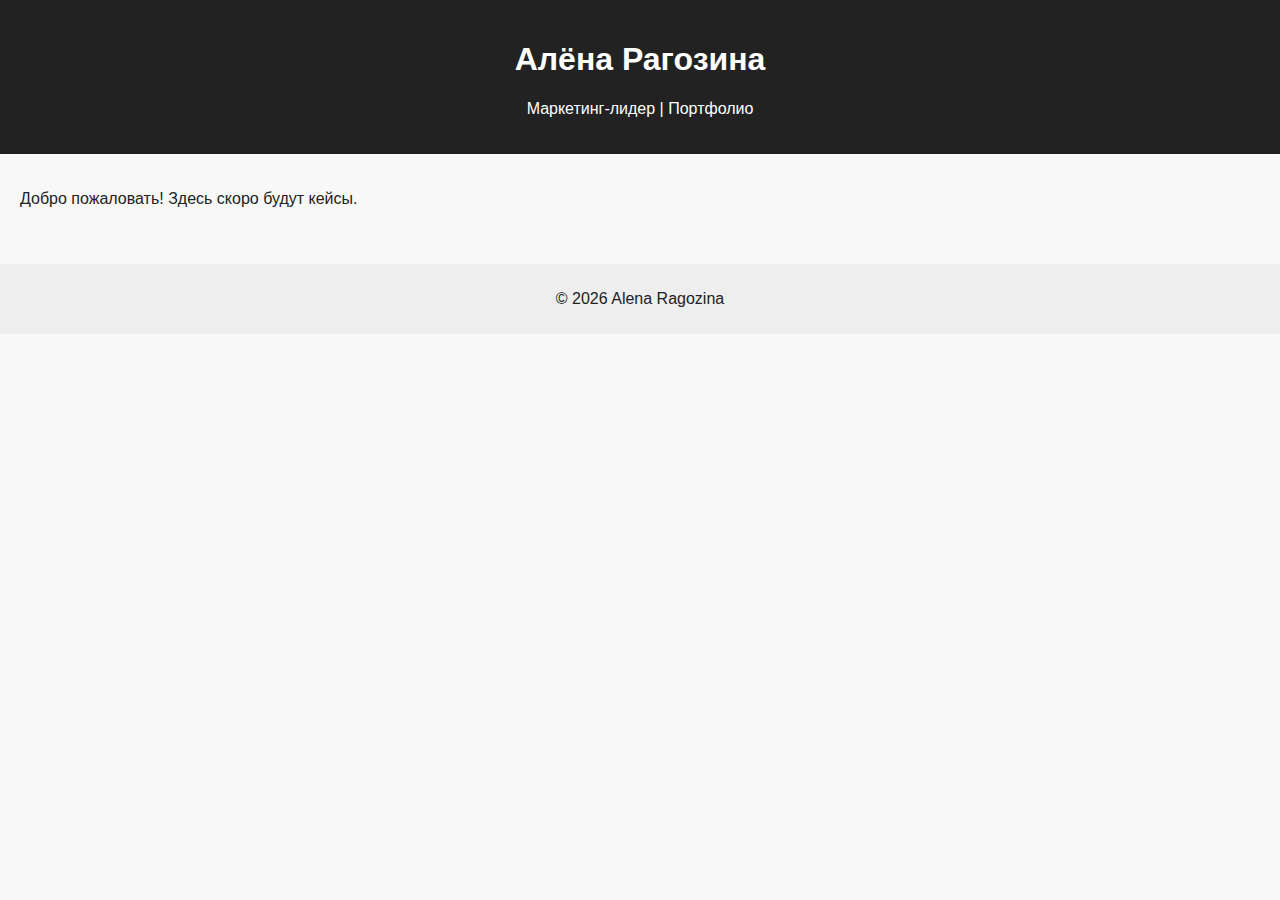
<file: assets/index.html>
<!doctype html>
<html lang="ru">
<head>
  <meta charset="utf-8" />
  <meta name="viewport" content="width=device-width,initial-scale=1" />
  <title>Alena Ragozina — Portfolio</title>
  <link rel="stylesheet" href="styles.css" />
</head>
<body>
  <header>
    <h1>Алёна Рагозина</h1>
    <p>Маркетинг-лидер | Портфолио</p>
  </header>
  <main>
    <p>Добро пожаловать! Здесь скоро будут кейсы.</p>
  </main>
  <footer>
    <p>© <span id="year"></span> Alena Ragozina</p>
  </footer>
  <script src="script.js"></script>
</body>
</html>
</file>
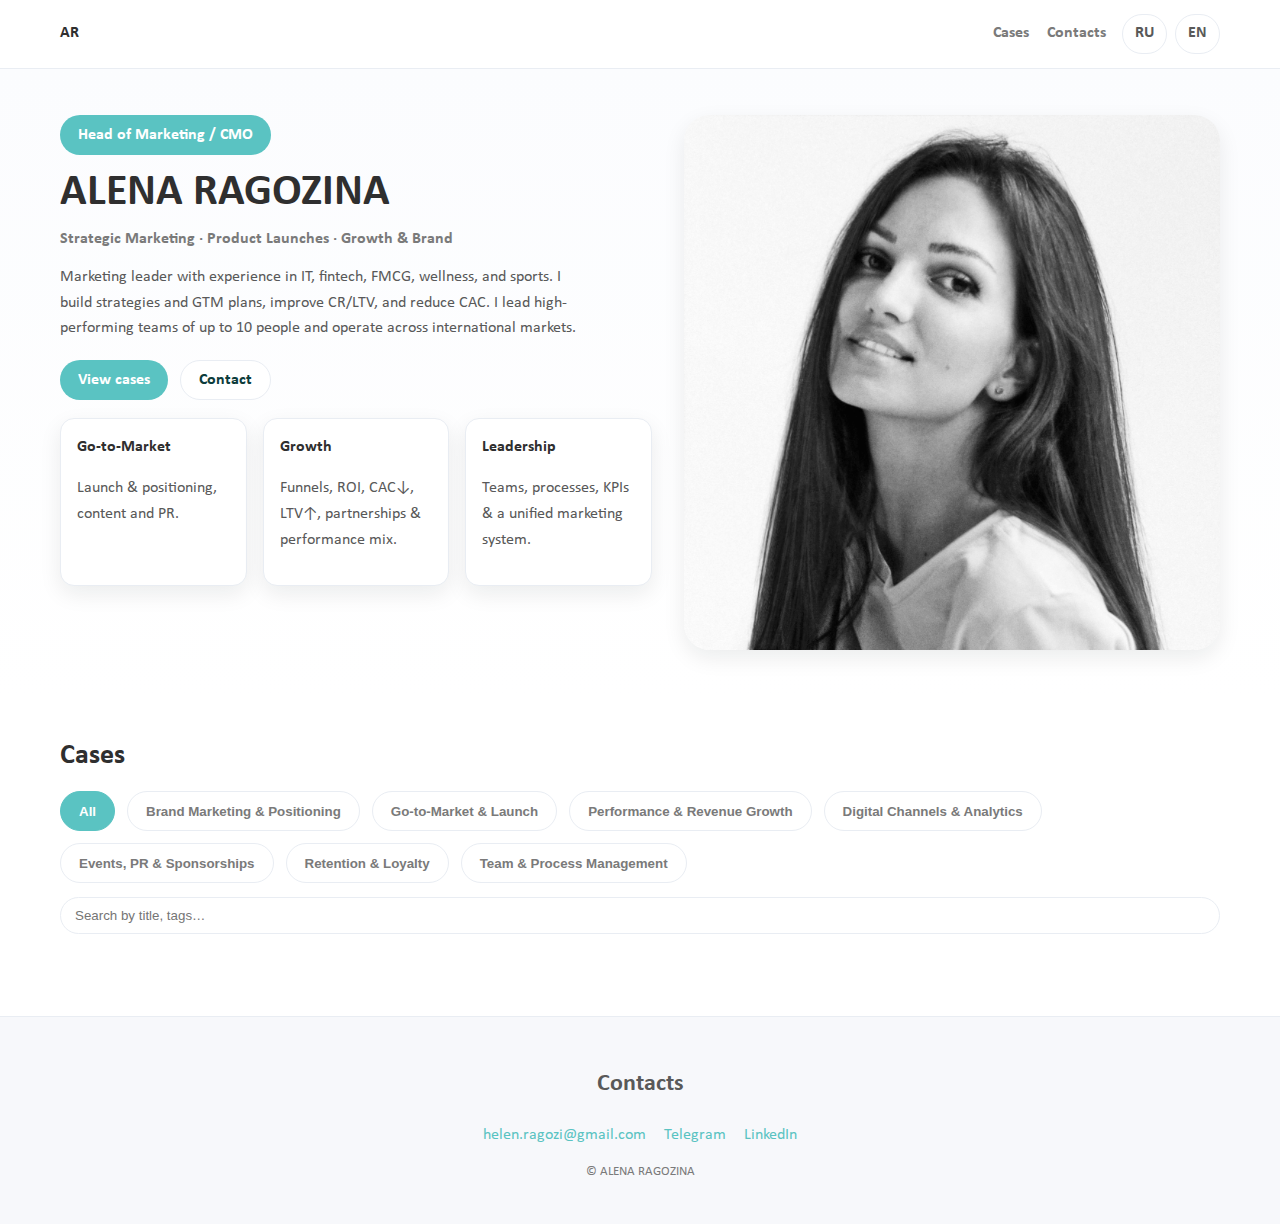
<file: ru/index.html>
<!doctype html>
<html lang="en">
<head>
<meta charset="utf-8" />
<meta name="viewport" content="width=device-width,initial-scale=1" />
<title>ALENA RAGOZINA — Portfolio</title>

<!-- запрет индексации -->
<meta name="robots" content="noindex,nofollow" />

<!-- Calibri webfonts -->
<link rel="preload" href="/assets/fonts/Calibri.woff2" as="font" type="font/woff2" crossorigin>
<link rel="preload" href="/assets/fonts/Calibri-Bold.woff2" as="font" type="font/woff2" crossorigin>
<link rel="preload" href="/assets/fonts/Calibri-Italic.woff2" as="font" type="font/woff2" crossorigin>

<style>
/* ===== FONTS ===== */
@font-face{font-family:"Calibri";src:url("/assets/fonts/Calibri.woff2") format("woff2");font-weight:400;font-style:normal;font-display:swap}
@font-face{font-family:"Calibri";src:url("/assets/fonts/Calibri-Bold.woff2") format("woff2");font-weight:700;font-style:normal;font-display:swap}
@font-face{font-family:"Calibri";src:url("/assets/fonts/Calibri-Italic.woff2") format("woff2");font-weight:400;font-style:italic;font-display:swap}

/* ===== THEME ===== */
:root{
  --bg:#ffffff; --ink:#595959; --muted:#7a7a7a; --soft:#f7f8fb;
  --accent:#5AC3C2; --accent-dark:#3aa9a7; --border:#e9edf3;
  --shadow:0 8px 22px rgba(18,20,23,.08);
  --pill:999px; --btn-h:40px;
}

*{box-sizing:border-box}
html,body{margin:0;background:var(--bg);color:var(--ink);font-family:"Calibri",Arial,sans-serif;line-height:1.6}
a{color:var(--accent);text-decoration:none}
a:hover{filter:brightness(1.06)}

/* ===== TOPBAR ===== */
.topbar{max-width:1200px;margin:0 auto;padding:14px 20px;display:flex;align-items:center;gap:16px}
.brand a{font-weight:700;color:#2f2f2f}
.nav{margin-left:auto;display:flex;gap:18px;flex-wrap:wrap}
.nav a{color:var(--muted);font-weight:600}
.nav a:hover{color:#2f2f2f}

/* язык — идеальная центровка + единая анимация */
.lang{display:flex;gap:8px}
.lang a{
  display:flex;align-items:center;justify-content:center;
  height:var(--btn-h);min-width:var(--btn-h);padding:0 12px;
  border:1px solid var(--border);border-radius:var(--pill);
  background:#fff;color:var(--ink);font-weight:700;
  transition:transform .2s ease, box-shadow .2s ease, border-color .2s ease;
}
.lang a.active{background:var(--accent);border-color:var(--accent);color:#fff}
.lang a:hover{transform:translateY(-1px);box-shadow:0 6px 16px rgba(90,195,194,.18);border-color:var(--accent)}

/* ===== HERO ===== */
.hero{border-top:1px solid var(--border);background:linear-gradient(180deg,#fbfcfe 0%,#fff 100%)}
.hero-inner{max-width:1200px;margin:0 auto;display:grid;grid-template-columns:1.05fr .95fr;gap:32px;padding:46px 20px}

/* единые «пилюли» */
.kicker,.btn,.btn.ghost,.chip{
  display:inline-flex;align-items:center;justify-content:center;
  height:var(--btn-h);padding:0 18px;border-radius:var(--pill);line-height:1;
}
.kicker{background:var(--accent);color:#fff;font-weight:700;margin-bottom:14px}

h1{margin:0 0 10px;font-size:44px;line-height:1.1;color:#2f2f2f}
.subtitle{margin:0 0 12px;color:var(--muted);font-weight:600}
.lede{margin:0 0 18px;max-width:65ch}
.cta{display:flex;gap:12px;flex-wrap:wrap}

.btn{background:var(--accent);color:#fff;font-weight:700;
  transition:transform .2s ease, box-shadow .2s ease, border-color .2s ease}
.btn.ghost{background:#fff;border:1px solid var(--border);color:#0c3c3b;
  transition:transform .2s ease, box-shadow .2s ease, border-color .2s ease}
.btn:hover{box-shadow:0 6px 16px rgba(90,195,194,.24);transform:translateY(-1px)}
.btn.ghost:hover{border-color:var(--accent);box-shadow:0 6px 16px rgba(90,195,194,.18);transform:translateY(-1px)}

.hero-media{border-radius:26px;overflow:hidden;box-shadow:var(--shadow);min-height:360px}
.hero-media img{width:100%;height:100%;object-fit:cover;display:block}

/* ===== FEATURES ===== */
.features{display:grid;grid-template-columns:repeat(3,1fr);gap:16px;margin-top:18px}
.feature{background:#fff;border:1px solid var(--border);border-radius:14px;box-shadow:var(--shadow);padding:16px}
.feature h3{margin:0 0 6px;font-size:16px;color:#2f2f2f}

/* ===== SECTIONS ===== */
.section{max-width:1200px;margin:0 auto;padding:38px 20px}
.section h2{margin:0 0 12px;font-size:28px;color:#2f2f2f}

/* ===== FILTERS ===== */
.filters{display:flex;flex-wrap:wrap;gap:12px 12px;margin:8px 0 14px}
.chip{
  border:1px solid var(--border);background:#fff;color:var(--muted);
  font-weight:700;white-space:nowrap;
  transition:transform .2s ease, box-shadow .2s ease, border-color .2s ease;
}
.chip.active{background:var(--accent);border-color:var(--accent);color:#fff}
.chip:hover{transform:translateY(-1px);box-shadow:0 6px 16px rgba(90,195,194,.18);border-color:var(--accent)}

/* ===== SEARCH ===== */
.search{margin:12px 0 18px}
.search input{width:100%;padding:10px 14px;border-radius:var(--pill);border:1px solid var(--border);background:#fff;color:#595959}

/* ===== GRID / CARDS ===== */
.grid{display:grid;grid-template-columns:repeat(3,1fr);gap:18px}
.card{
  background:#fff;border:1px solid var(--border);border-radius:18px;box-shadow:var(--shadow);
  overflow:hidden;display:flex;flex-direction:column
}
.card-media{position:relative;aspect-ratio:2/1;background:#eef2f6}
.card-media img{width:100%;height:100%;object-fit:cover;display:block}

/* Теги на фото скрыты, но в данных остаются */
.taglist{display:none !important}

.card-body{padding:16px;display:flex;flex-direction:column;gap:10px;flex:1}
.card h3{margin:0;font-size:18px;color:#2f2f2f}
.meta{color:var(--muted);font-size:13px}

/* Компактные пары ключ-значение — меньше горизонтальный зазор */
.kv{
  display:grid;grid-template-columns:120px 1fr;
  column-gap:6px; row-gap:2px;
  font-size:14px;margin:2px 0
}
.kv .k{color:var(--muted);align-self:start}
.kv .v{line-height:1.4}

/* Стрелка — всегда внизу */
.actions{
  display:flex;justify-content:flex-end;align-items:flex-end;
  padding:0 16px 14px; margin-top:auto
}
.actions a.link{
  font-size:20px;color:var(--accent);display:inline-flex;align-items:center;border:none;background:none;padding:0;transition:transform .2s ease
}
.actions a.link::after{content:"→";margin-left:6px;font-size:20px}
.actions a.link:hover{transform:translateX(4px)}

/* ===== FOOTER ===== */
.footer{margin-top:26px;background:var(--soft);border-top:1px solid var(--border)}
.footer .inner{max-width:1200px;margin:0 auto;padding:28px 20px;text-align:center}
.contact-list{display:flex;gap:18px;flex-wrap:wrap;justify-content:center;padding:0;margin:8px 0 10px;list-style:none}
.small{color:var(--muted);font-size:13px}

/* ===== RESPONSIVE ===== */
@media (max-width:992px){
  .hero-inner{grid-template-columns:1fr;gap:24px}
  .hero-media{min-height:240px}
  .features{grid-template-columns:1fr 1fr}
  .grid{grid-template-columns:1fr 1fr}
}
@media (max-width:560px){
  h1{font-size:32px}
  .features{grid-template-columns:1fr}
  .grid{grid-template-columns:1fr}
  .cta{justify-content:center}
  .kv{grid-template-columns:110px 1fr}
}
</style>
</head>

<body>
<!-- TOPBAR -->
<div class="topbar">
  <div class="brand"><a href="/">AR</a></div>
  <nav class="nav">
    <a href="#work" data-i18n="navWork">Cases</a>
    <a href="#contacts" data-i18n="navContact">Contacts</a>
  </nav>
  <div class="lang">
    <a id="lnk-ru" href="/ru">RU</a>
    <a id="lnk-en" href="/en">EN</a>
  </div>
</div>

<!-- HERO -->
<header class="hero" id="hero">
  <div class="hero-inner">
    <div>
      <span class="kicker" data-i18n="kicker">Head of Marketing / CMO</span>
      <h1 data-i18n="name">ALENA RAGOZINA</h1>
      <p class="subtitle" data-i18n="subtitle">Strategic Marketing · Product Launches · Growth & Brand</p>
      <p class="lede" data-i18n="lede">
        Marketing leader with experience in IT, fintech, FMCG, wellness, and sports. I build strategies and GTM plans,
        improve CR/LTV, and reduce CAC. I lead high-performing teams of up to 10 people and operate across international markets.
      </p>
      <div class="cta">
        <a class="btn" href="#work" data-i18n="viewCases">View cases</a>
        <a class="btn ghost" href="#contacts" data-i18n="contactMe">Contact</a>
      </div>

      <div class="features">
        <div class="feature"><h3 data-i18n="f1t">Go-to-Market</h3><p data-i18n="f1d">Launch & positioning, content and PR.</p></div>
        <div class="feature"><h3 data-i18n="f2t">Growth</h3><p data-i18n="f2d">Funnels, ROI, CAC↓, LTV↑, partnerships & performance mix.</p></div>
        <div class="feature"><h3 data-i18n="f3t">Leadership</h3><p data-i18n="f3d">Teams, processes, KPIs & a unified marketing system.</p></div>
      </div>
    </div>

    <div class="hero-media">
      <img src="/assets/cover.jpg" alt="Alena Ragozina">
    </div>
  </div>
</header>

<!-- CASES -->
<section class="section" id="work">
  <h2 data-i18n="casesTitle">Cases</h2>

  <!-- чипы с текстом сразу + переводы i18n -->
  <div id="filters" class="filters" role="tablist">
    <button class="chip active" data-filter="all" data-i18n="catAll">All</button>
    <button class="chip" data-filter="brand" data-i18n="catBrand">Brand Marketing & Positioning</button>
    <button class="chip" data-filter="gtm" data-i18n="catGtm">Go-to-Market & Launch</button>
    <button class="chip" data-filter="performance" data-i18n="catPerformance">Performance & Revenue Growth</button>
    <button class="chip" data-filter="digital" data-i18n="catDigital">Digital Channels & Analytics</button>
    <button class="chip" data-filter="events" data-i18n="catEvents">Events, PR & Sponsorships</button>
    <button class="chip" data-filter="retention" data-i18n="catRetention">Retention & Loyalty</button>
    <button class="chip" data-filter="team" data-i18n="catTeam">Team & Process Management</button>
  </div>

  <div class="search">
    <input id="searchInput" type="search" placeholder="Search by title, tags…" data-i18n-placeholder="searchPlaceholder" />
  </div>

  <div id="cardsGrid" class="grid"></div>
</section>

<!-- FOOTER -->
<footer id="contacts" class="footer">
  <div class="inner">
    <h2 data-i18n="contactsTitle">Contacts</h2>
    <ul class="contact-list">
      <li><a href="mailto:helen.ragozi@gmail.com">helen.ragozi@gmail.com</a></li>
      <li><a href="https://t.me/alena_ragozi" target="_blank" rel="noopener">Telegram</a></li>
      <li><a href="https://www.linkedin.com/in/alena-ragozi" target="_blank" rel="noopener">LinkedIn</a></li>
    </ul>
    <p class="small">© <span id="year"></span> ALENA RAGOZINA</p>
  </div>
</footer>

<script>
/* ===== ONE-TIME PATH/LANG INIT ===== */
const path = location.pathname.replace(/\/+$/,'');   // '/en', '/ru', '/ru/', '/' -> нормализуем
if (path==='') { location.replace('/en'); }          // корень всегда на /en

const state = {
  lang: (path.endsWith('/ru') ? 'ru' : 'en'),
  filter: 'all',
  query: ''
};
document.documentElement.lang = state.lang;
// подсветка активного языка
(document.getElementById(state.lang==='ru'?'lnk-ru':'lnk-en')).classList.add('active');

/* ===== i18n ===== */
const i18n = {
  ru:{navWork:"Кейсы",navContact:"Контакты",
      kicker:"Head of Marketing / CMO",name:"АЛЁНА РАГОЗИНА",
      subtitle:"Маркетинговые стратегии · Запуски продуктов · Рост и бренд",
      lede:"Лидер маркетинга с опытом в IT, финтехе, FMCG, wellness и спорте. Строю стратегии и GTM, повышаю CR/LTV, снижаю CAC. Руковожу командами до 10 человек. Работаю на международных рынках.",
      viewCases:"Смотреть кейсы",contactMe:"Связаться",
      f1t:"Go-to-Market",f1d:"Запуск и позиционирование, контент и PR.",
      f2t:"Growth",f2d:"Воронки, ROI, CAC↓, LTV↑, партнёрки и performance-микс.",
      f3t:"Leadership",f3d:"Команды, процессы, KPI и единая маркетинговая система.",
      casesTitle:"Кейсы",contactsTitle:"Контакты",
      catAll:"Все", catBrand:"Бренд-маркетинг и позиционирование", catGtm:"Go-to-Market и запуск",
      catPerformance:"Performance-маркетинг и рост продаж", catDigital:"Цифровые каналы и аналитика",
      catEvents:"Мероприятия, PR и спонсорства", catRetention:"Удержание и лояльность", catTeam:"Управление командой и процессами",
      searchPlaceholder:"Поиск по названиям, меткам…",
      keys:{project:"Проект",input:"Контекст",work:"Решение",result:"Результат"},
      viewCase:"Ссылка"},
  en:{navWork:"Cases",navContact:"Contacts",
      kicker:"Head of Marketing / CMO",name:"ALENA RAGOZINA",
      subtitle:"Strategic Marketing · Product Launches · Growth & Brand",
      lede:"Marketing leader with experience in IT, fintech, FMCG, wellness, and sports. I build strategies and GTM plans, improve CR/LTV, and reduce CAC. I lead high-performing teams of up to 10 people and operate across international markets.",
      viewCases:"View cases",contactMe:"Contact",
      f1t:"Go-to-Market",f1d:"Launch & positioning, content and PR.",
      f2t:"Growth",f2d:"Funnels, ROI, CAC↓, LTV↑, partnerships & performance mix.",
      f3t:"Leadership",f3d:"Teams, processes, KPIs & a unified marketing system.",
      casesTitle:"Cases",contactsTitle:"Contacts",
      catAll:"All", catBrand:"Brand Marketing & Positioning", catGtm:"Go-to-Market & Launch",
      catPerformance:"Performance & Revenue Growth", catDigital:"Digital Channels & Analytics",
      catEvents:"Events, PR & Sponsorships", catRetention:"Retention & Loyalty", catTeam:"Team & Process Management",
      searchPlaceholder:"Search by title, tags…",
      keys:{project:"Project",input:"Context",work:"Solution",result:"Outcome"},
      viewCase:"Link"}
};

/* ===== Data (6 cases, multi-category) ===== */
const CASES = [
  { id:"zv",
    title:{ru:"Darth Vader в Московской консерватории", en:"Darth Vader at the Moscow Conservatory"},
    cover:"/assets/zv.jpg",
    url:"https://www.youtube.com/watch?v=EP-x5dHOpS0",
    categories:["events","brand"],
    tags:["event","PR","StarWars","MasterCard","FinTech"],
    kv:{
      project:{ru:"MasterCard",en:"MasterCard"},
      input:{
        ru:"Запрос MasterCard на проведение глобальной маркетинговой акции.",
        en:"MasterCard’s request for a global marketing activation."
      },
      work:{
        ru:"Проведение 360° кампании, организация мероприятия в консерватории, продакшен и работа со СМИ.",
        en:"360° campaign: event at the Conservatory, full production and PR."
      },
      result:{
        ru:"Увеличение продаж картами MasterCard на 45% в точках продаж-партнёров (кинотеатров и др); упоминание в ТОП-10 СМИ. И это просто один из самых прекрасных кейсов!",
        en:"+45% purchases with MasterCard at partner points (cinemas, etc.); coverage across top media. And this is just one of the most amazing cases!"
      }
    }
  },
  { id:"qw",
    title:{ru:"Запуск нового маркетплейса товаров из США", en:"Launching a Marketplace for Goods from the USA"},
    cover:"/assets/qw.jpg",
    url:"https://qwixit.com/",
    categories:["gtm","brand"],
    tags:["marketplace","launch","GTM","e-commerce","B2C"],
    kv:{
      project:{ru:"Qwixit.com",en:"Qwixit.com"},
      input:{
        ru:"Сложность использования услуг мейлфорвардера, большой срок принятия решения, отсутствие импульсивных покупок и ограничение маркетинговых акций на товары.",
        en:"Mail-forwarding complexity; long decision cycle; few impulse buys; promo restrictions on goods."
      },
      work:{
        ru:"Идея создания нового маркетплейса. Разработка GTM-стратегии, сегментация ЦА, настройка каналов acquisition, email-воронки, referral-программа. Выступала главным стейкхолдером в течение 12 недель от идеи до запуска продукта.",
        en:"Marketplace concept; GTM strategy, segmentation, acquisition channels, email funnels, referral. Lead stakeholder for 12 weeks from idea to launch."
      },
      result:{
        ru:"ROI ≈ +100% в первые 6 месяцев. Проект обогнал другие продукты мейлфорвардера за 3 месяца по количеству заказов. +15% привлечение новой аудитории через маркетплейс на другие продукты.",
        en:"ROI ≈ +100% in the first 6 months. Outperformed other mail-forwarding products by orders in 3 months. +15% cross-acquisition to other products."
      }
    }
  },
  { id:"lp",
    title:{ru:"Увеличение повторных заказов (реконструкция программы лояльности)", en:"Increase in repeat orders (reconstruction of the loyalty program)"},
    cover:"/assets/lp.jpg",
    url:"https://qwixit.com/",
    categories:["retention"],
    tags:["retention","crm","B2C","e-commerce","growth"],
    kv:{
      project:{ru:"Pochtoy.com | Qwixit | Prostobox",en:"Pochtoy.com | Qwixit | Prostobox"},
      input:{
        ru:"Маленькое количество повторных заказов, небольшой средний чек.",
        en:"A small number of repeat orders and a small average check."
      },
      work:{
        ru:"Редизайн программы лояльности (переход от скидок на баллы/доллары), автосегментация, email-триггерные коммуникации.",
        en:"Loyalty program redesign (transition from discounts to points/dollars), auto-segmentation, and email trigger communications."
      },
      result:{
        ru:"+45% рост доли постоянных заказов; +16% рост средняя выручки 1 пользователя; прирост прибыли +4.6%.",
        en:"+45% increase in the share of recurring orders; +16% increase in average revenue per user; +4.6% increase in profit."
      }
    }
  },
  { id:"pcht",
    title:{ru:"Рост органического трафика и SEO-рейтинга", en:"Organic Traffic & SEO Ranking Growth"},
    cover:"/assets/pcht.jpg",
    url:"https://pochtoy.com",
    categories:["digital","performance"],
    tags:["SEO","content","growth","e-commerce","B2C"],
    kv:{
      project:{ru:"Pochtoy.com",en:"Pochtoy.com"},
      input:{ru:"Стагнация показателей SEO.",en:"Stagnation in SEO metrics."},
      work:{
        ru:"Контент-оптимизация, линкбилдинг, локализация страниц, ускорение индексации. Ведение блога.",
        en:"Content optimisation, link-building, localisation, faster indexing. Blog management."
      },
      result:{
        ru:"+280% рост органического трафика; 38 ключей в ТОП-3 Google и 42 в Яндекс; +20% рост брендовых запросов.",
        en:"+280% organic traffic; 38 TOP-3 in Google and 42 in Yandex; +20% branded search."
      }
    }
  },
  { id:"pb",
    title:{ru:"Снижение стоимости привлечения клиента", en:"Lowering Customer Acquisition Cost"},
    cover:"/assets/pb.jpg",
    url:"https://prostobox.com/",
    categories:["performance","digital"],
    tags:["CRO","ads","CAC","acquisition","e-commerce","B2C"],
    kv:{
      project:{ru:"Pochtoy.com и Prostobox",en:"Pochtoy.com & Prostobox"},
      input:{
        ru:"Высокие затраты на acquisition, недостаточная сегментация трафика.",
        en:"High acquisition costs, insufficient traffic segmentation."
      },
      work:{
        ru:"Запуск новых РК на micro-CGM аудитории, A/B-тестирование лендингов и контента, анализ конверсий воронки. Поиск более целевых ниш и продающего контента у блогеров для масштабирования кампаний.",
        en:"New campaigns to micro-CGM audiences, A/B testing of landings and content, funnel analysis. Finding more targeted niches and creator content to scale."
      },
      result:{
        ru:"CAC снизился на 15%; +21% рост CR от клика к заказу; CPL снизился на 30%.",
        en:"CAC −15%; Order CR +21%; CPL −30%."
      }
    }
  },
   { id:"nba",
    title:{ru:"New Jersey Nets в Москве: открытие shop-in-shop NBA", en:"New Jersey Nets in Moscow: NBA shop-in-shop opening"},
    cover:"/assets/nba.jpg",
    url:"http://moscowrep.ru/?p=65",
    categories:["event","brand","gtm"],
    tags:["sport","retail","event","pr"],
    kv:{
      project:{ru:"NBA × Adidas",en:"NBA × Adidas"},
      input:{
        ru:"Глобальное партнерство Adidas и NBA в Москве - открытие первого shop-in-shop NBA. Событие приурочено к визиту команды New Jersey Nets.",
        en:"Adidas signed a global partnership with NBA, launching the first NBA shop-in-shop in Moscow. Opening with New Jersey Nets team."
      },
      work:{
        ru:"Оформление интерьера магазина, организация участие игроков NBA, автограф-сессия. PR- и маркетинговая активация.",
        en:"Interior design of the store, organization of participation of NBA players, autograph session. PR and marketing activation."
      },
      result:{
        ru:"Широкий медийный охват; высокий поток посетителей в магазин Adidas; укрепление имиджа Adidas как лидера в спорте и lifestyle.",
        en:"Massive media resonance; strong foot traffic to Adidas store; reinforced Adidas’ positioning as a key sports & lifestyle brand."
      }
    }
  },
  { id:"cskaleb",
    title:{ru:"Повышение вовлечённости через эмоции и символику спортивного клуба", en:"Increasing engagement through emotions and sports club symbols"},
    cover:"/assets/cskaleb.jpg",
    url:"https://www.artlebedev.ru/cska/keyvisual/",
    categories:["brand","events","retention"],
    tags:["sport","keyvisual","retention","design","sportTech","B2C"],
    kv:{
      project:{ru:"ПХК ЦСКА",en:"PHC CSKA"},
      input:{
        ru:"Низкий уровень повторных посещений матчей и покупок мерча; слабая эмоциональная связь с брендом; разрозненная визуальная подача.",
        en:"Low repeat visits and merch purchases; weak emotional brand link; fragmented visuals."
      },
      work:{
        ru:"Редизайн айдентики и клубной символики, запуск линии сувениров, персонализированные письма болельщикам.",
        en:"Identity redesign and club symbols, new merch line, personalised fan emails."
      },
      result:{
        ru:"+45% онлайн-продажи мерча; +30% возвраты на матчи; LTV 4 800→9 200 ₽; +31% ER; омоложение и рост платёжеспособной семейной аудитории.",
        en:"+45% online merch; +30% returns to matches; LTV 4,800→9,200 ₽; +31% ER; younger, more paying families."
      }
    }
  },
  { id:"pr",
    title:{ru:"Экспертная публикация: товарная аналитика", en:"Expert publication: Product Analytics"},
    cover:"/assets/pr.jpg",
    url:"https://tracker.my.com/blog/tovarnaya-analitika-5-urokov-ekspertov",
    categories:["brand"],
    tags:["brand","pr","expert","e-commerce","analytics"],
    kv:{
      project:{ru:"Pochtoy.com",en:"Pochtoy.com"},
      input:{
        ru:"Была приглашена экспертом в отраслевую публикацию «Товарная аналитика: 5 уроков от реальных экспертов» (2024).",
        en:"Invited as an industry expert for the article “Product Analytics: 5 Lessons from Real Experts” (2024)."
      },
      work:{
        ru:"Поделилась подходом Pochtoy.com: поиск «якорных товаров» через аналитику (MyTracker, SEO, соцсети, тренды) и их использование как драйверов продаж.",
        en:"Shared Pochtoy.com’s approach: identifying “anchor products” via analytics (MyTracker, SEO, social media, trends) and turning them into drivers of sales.
"
      },
      result:{
        ru:"Отмечена как один из пяти экспертов; показала методику на примерах LOL Surprise, Steam Deck, New Balance. Подтвердила экспертность в товарной аналитике для e-commerce.",
        en:"Highlighted as one of five experts; demonstrated methodology on LOL Surprise, Steam Deck, New Balance. Confirmed expertise in product analytics for e-commerce growth."
      }
    }
  },
  { id:"ep4",
    title:{ru:"Спонсорские активации на локальном рынке", en:"Sponsored activations in the local market"},
    cover:"/assets/ep4.jpg",
    url:"https://easypadel.com/",
    categories:["brand","events"],
    tags:["sport","sponsorship","retention","engagement","cross-integration","easypadel","sportTech","IT","B2B","B2C"],
    kv:{
      project:{ru:"Easy Padel",en:"Easy Padel"},
      input:{
        ru:"Низкая узнаваемость среди B2B/B2C; дефицит действительно интересных панельных мероприятий.",
        en:"Low awareness across B2B/B2C; few truly engaging panels."
      },
      work:{
        ru:"Пакеты спонсорства, кросс-интеграции в контент, организация уникальных событий.",
        en:"Sponsorship packages, cross-content integrations, unique event series."
      },
      result:{
        ru:"+8 премиум-брендов; доп. прибыль (бартер/PR) → 100%+ ROI; +25% brand mentions в соцсетях.",
        en:"+8 premium brands; extra profit (barter/PR) → 100%+ ROI; +25% brand mentions on social."
      }
    }
  }
];

/* ===== Helpers ===== */
const $ = (s,c=document)=>c.querySelector(s);
const $$ = (s,c=document)=>Array.from(c.querySelectorAll(s));
function cap(s){return (s||'').charAt(0).toUpperCase()+s.slice(1)}

/* ===== Render ===== */
function renderCards(){
  const t=i18n[state.lang];
  const grid=$("#cardsGrid"); grid.innerHTML="";
  const q=(state.query||"").toLowerCase();

  const filtered = CASES.filter(c=>{
    const cats = c.categories && c.categories.length ? c.categories : (c.category ? [c.category] : []);
    const okCat = state.filter==="all" || cats.includes(state.filter);
    const hay = [
      c.title[state.lang],
      ...(c.tags||[]),
      c.kv?.project?.[state.lang]||"",
      c.kv?.input?.[state.lang]||"",
      c.kv?.work?.[state.lang]||"",
      c.kv?.result?.[state.lang]||""
    ].join(" ").toLowerCase();
    const okSearch = !q || hay.includes(q);
    return okCat && okSearch;
  });

  filtered.forEach(c=>{
    const tLoc=i18n[state.lang];
    const cats = c.categories && c.categories.length ? c.categories : (c.category ? [c.category] : []);
    const catLabel = cats.map(k=>tLoc['cat'+cap(k)]||k).join(' · ');

    const el=document.createElement("article");
    el.className="card";
    el.innerHTML=`
      <div class="card-media">
        <img src="${c.cover}" alt="">
        <div class="taglist">${(c.tags||[]).map(x=>`<span class="tag">${x}</span>`).join("")}</div>
      </div>
      <div class="card-body">
        <h3>${c.title[state.lang]}</h3>
        <div class="meta">${catLabel}</div>

        <div class="kv"><div class="k">${tLoc.keys.project}</div><div class="v">${c.kv.project[state.lang]}</div></div>
        <div class="kv"><div class="k">${tLoc.keys.input}</div><div class="v">${c.kv.input[state.lang]}</div></div>
        <div class="kv"><div class="k">${tLoc.keys.work}</div><div class="v">${c.kv.work[state.lang]}</div></div>
        <div class="kv"><div class="k">${tLoc.keys.result}</div><div class="v" style="white-space:pre-wrap">${c.kv.result[state.lang]}</div></div>
      </div>
      <div class="actions">
        <a class="link" href="${c.url}" target="_blank" rel="noopener" aria-label="${tLoc.viewCase}"></a>
      </div>`;
    grid.appendChild(el);
  });
}

/* фильтры */
$("#filters").addEventListener("click",(e)=>{
  const btn=e.target.closest(".chip"); if(!btn) return;
  $$(".chip").forEach(c=>c.classList.remove("active"));
  btn.classList.add("active");
  state.filter = btn.dataset.filter;
  renderCards();
});

/* поиск */
$("#searchInput").addEventListener("input",(e)=>{ state.query=e.target.value||""; renderCards(); });

/* применяем переводы */
function applyI18n(){
  const t=i18n[state.lang];
  $$("[data-i18n]").forEach(el=>{ const k=el.getAttribute("data-i18n"); if(t[k]) el.textContent=t[k]; });
  const si=$("#searchInput"); if(si) si.placeholder=t.searchPlaceholder;
  renderCards();
}

/* ===== INIT (один раз) ===== */
document.getElementById("year").textContent=new Date().getFullYear();
applyI18n();
</script>
</body>
</html>
</file>
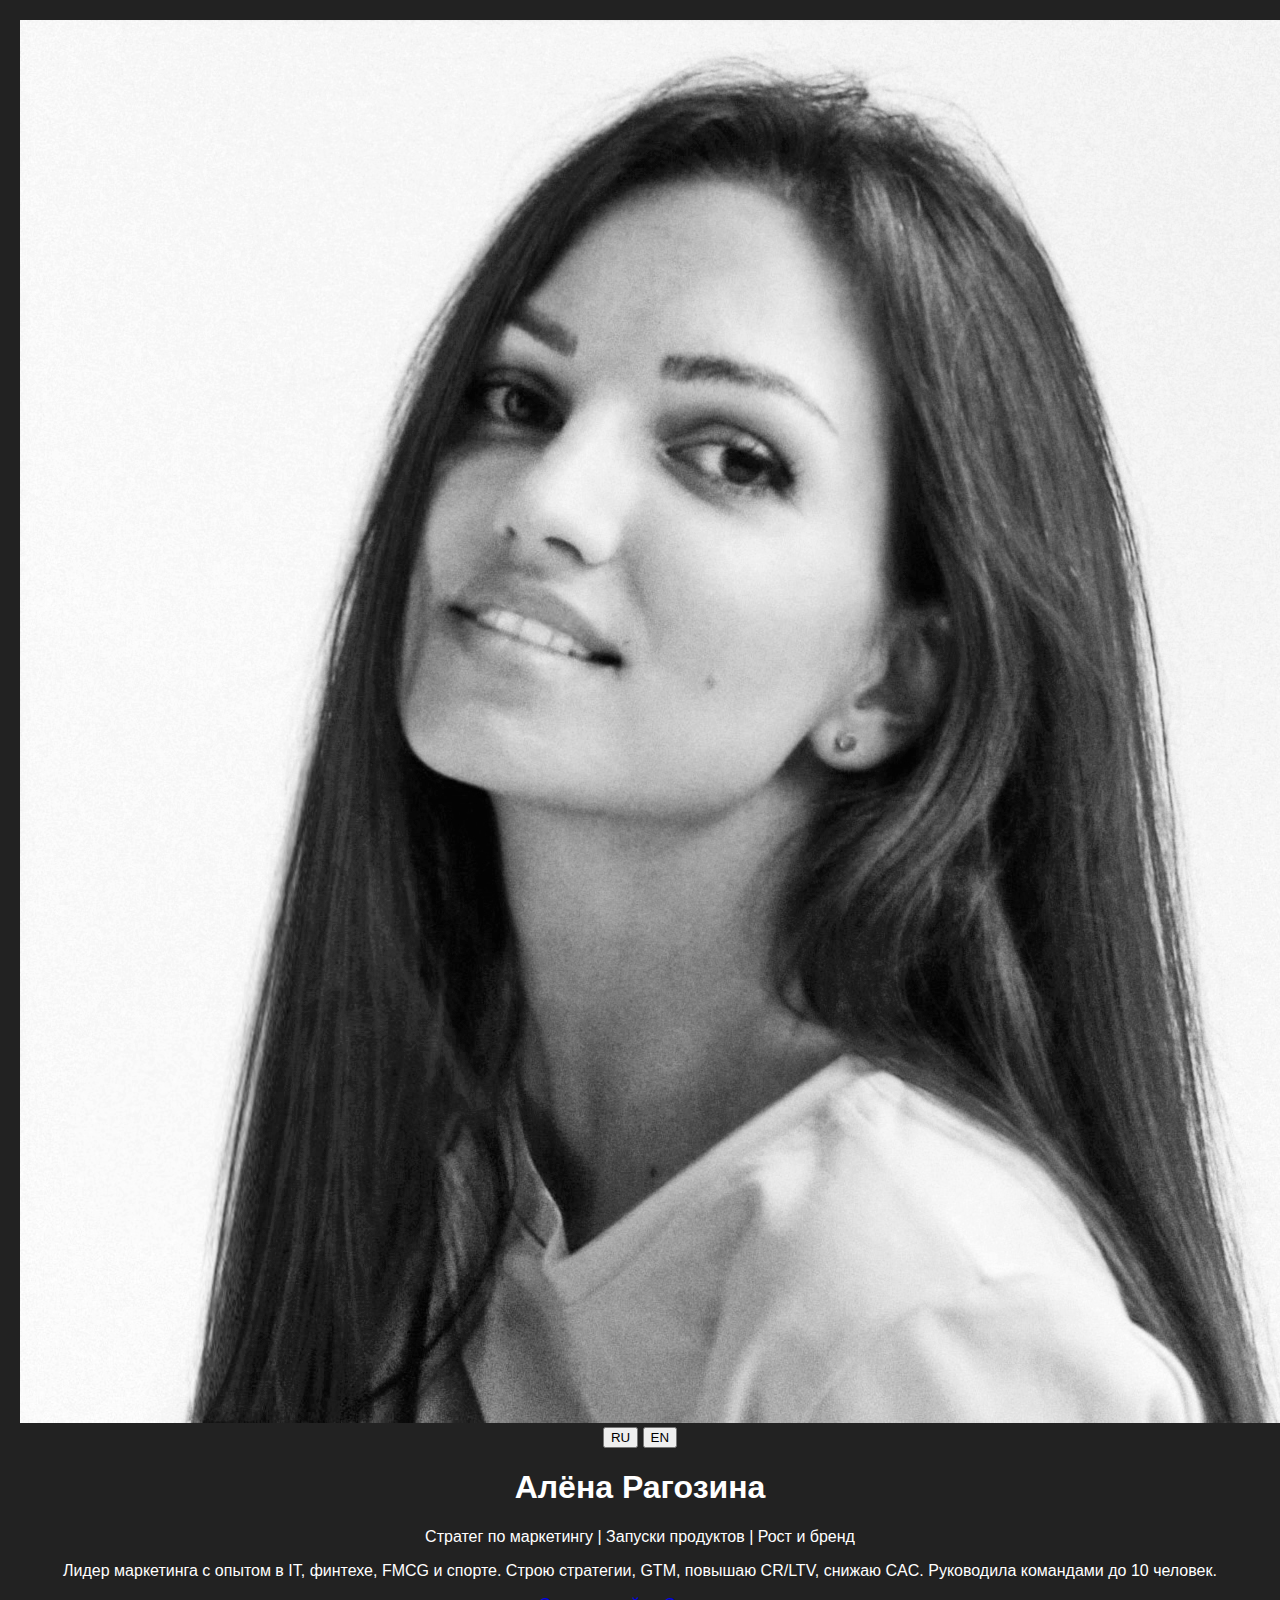
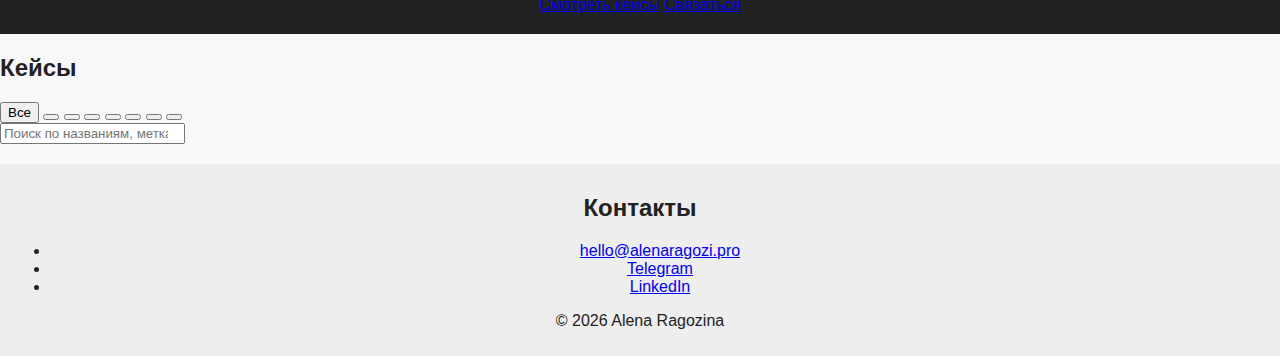
<file: test1.html>
<!doctype html>
<html lang="ru">
<head>
  <meta charset="utf-8" />
  <meta name="viewport" content="width=device-width,initial-scale=1" />
  <title>Alena Ragozina — Portfolio</title>
  <meta name="description" content="Strategic Marketing Leader Portfolio" />
  <link href="https://fonts.googleapis.com/css2?family=Inter:wght@300;400;500;600;700&display=swap" rel="stylesheet">
  <link rel="stylesheet" href="styles.css" />
</head>
<body>
  <header class="hero">
    <div class="hero-inner">
      <div class="hero-media">
        <img src="assets/cover.jpg" alt="Alena Ragozina" class="hero-photo">
      </div>
      <div class="hero-text">
        <div class="lang-switch" role="group" aria-label="Language toggle">
          <button id="lang-ru" class="lang-btn active">RU</button>
          <button id="lang-en" class="lang-btn">EN</button>
        </div>
        <h1 data-i18n="name">Алёна Рагозина</h1>
        <p class="subtitle" data-i18n="subtitle">Стратег по маркетингу | Запуски продуктов | Рост и бренд</p>
        <p class="lede" data-i18n="lede">Лидер маркетинга с опытом в IT, финтехе, FMCG и спорте. Строю стратегии, GTM, повышаю CR/LTV, снижаю CAC. Руководила командами до 10 человек.</p>
        <div class="hero-cta">
          <a href="#cases" class="btn" data-i18n="viewCases">Смотреть кейсы</a>
          <a href="#contacts" class="btn ghost" data-i18n="contactMe">Связаться</a>
        </div>
      </div>
    </div>
  </header>

  <section class="filters" id="cases">
    <div class="filters-inner">
      <h2 data-i18n="casesTitle">Кейсы</h2>
      <div class="chips" role="tablist" aria-label="Категории кейсов">
        <button class="chip active" data-filter="all" role="tab" aria-selected="true" data-i18n="catAll">Все</button>
        <button class="chip" data-filter="brand" role="tab" aria-selected="false"></button>
        <button class="chip" data-filter="gtm" role="tab" aria-selected="false"></button>
        <button class="chip" data-filter="performance" role="tab" aria-selected="false"></button>
        <button class="chip" data-filter="digital" role="tab" aria-selected="false"></button>
        <button class="chip" data-filter="events" role="tab" aria-selected="false"></button>
        <button class="chip" data-filter="retention" role="tab" aria-selected="false"></button>
        <button class="chip" data-filter="team" role="tab" aria-selected="false"></button>
      </div>

      <div class="search">
        <input id="searchInput" type="search" placeholder="Поиск по названиям, меткам…" data-i18n-placeholder="searchPlaceholder" />
      </div>

      <div id="cardsGrid" class="grid"></div>
    </div>
  </section>

  <footer id="contacts" class="contacts">
    <div class="contacts-inner">
      <h2 data-i18n="contactsTitle">Контакты</h2>
      <ul class="contact-list">
        <li><a href="mailto:hello@alenaragozi.pro">hello@alenaragozi.pro</a></li>
        <li><a href="https://t.me/alenaragozi" target="_blank" rel="noopener">Telegram</a></li>
        <li><a href="https://www.linkedin.com/in/alenaragozina" target="_blank" rel="noopener">LinkedIn</a></li>
      </ul>
      <p class="small">© <span id="year"></span> Alena Ragozina</p>
    </div>
  </footer>

  <script src="script.js"></script>
</body>
</html>
</file>
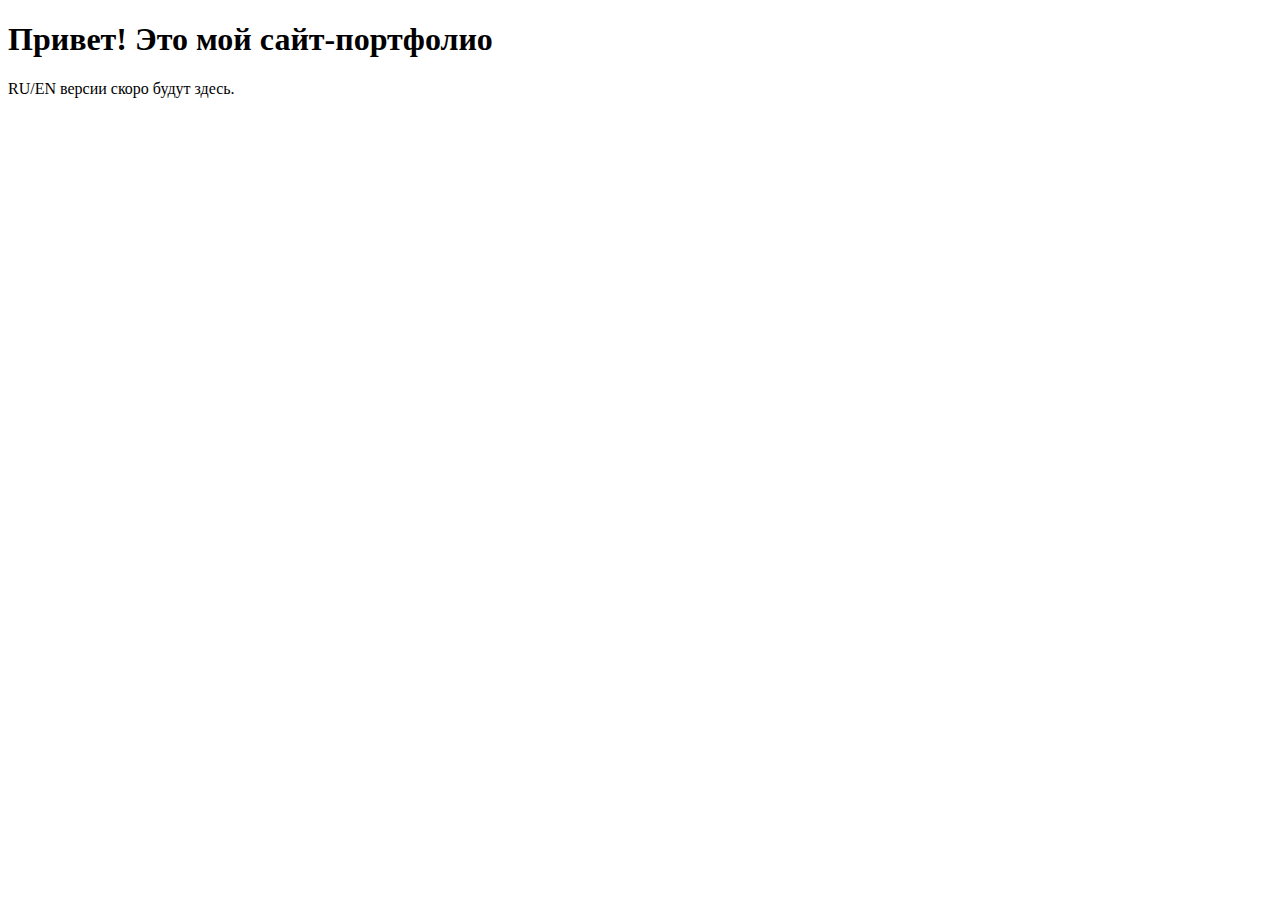
<file: tesy.html>
<!doctype html>
<html>
  <head>
    <meta charset="utf-8" />
    <title>Alena Ragozina — Portfolio</title>
  </head>
  <body>
    <h1>Привет! Это мой сайт-портфолио</h1>
    <p>RU/EN версии скоро будут здесь.</p>
  </body>
</html>
</file>
<file: assets/styles.css>
body {
  font-family: Arial, sans-serif;
  margin: 0;
  padding: 0;
  background: #f8f8f8;
  color: #222;
}

header {
  background: #222;
  color: #fff;
  padding: 20px;
  text-align: center;
}

main {
  padding: 20px;
}

footer {
  background: #eee;
  text-align: center;
  padding: 10px;
  margin-top: 20px;
}
</file>
<file: styles.css>
body {
  font-family: Arial, sans-serif;
  margin: 0;
  padding: 0;
  background: #f8f8f8;
  color: #222;
}

header {
  background: #222;
  color: #fff;
  padding: 20px;
  text-align: center;
}

main {
  padding: 20px;
}

footer {
  background: #eee;
  text-align: center;
  padding: 10px;
  margin-top: 20px;
}
</file>
